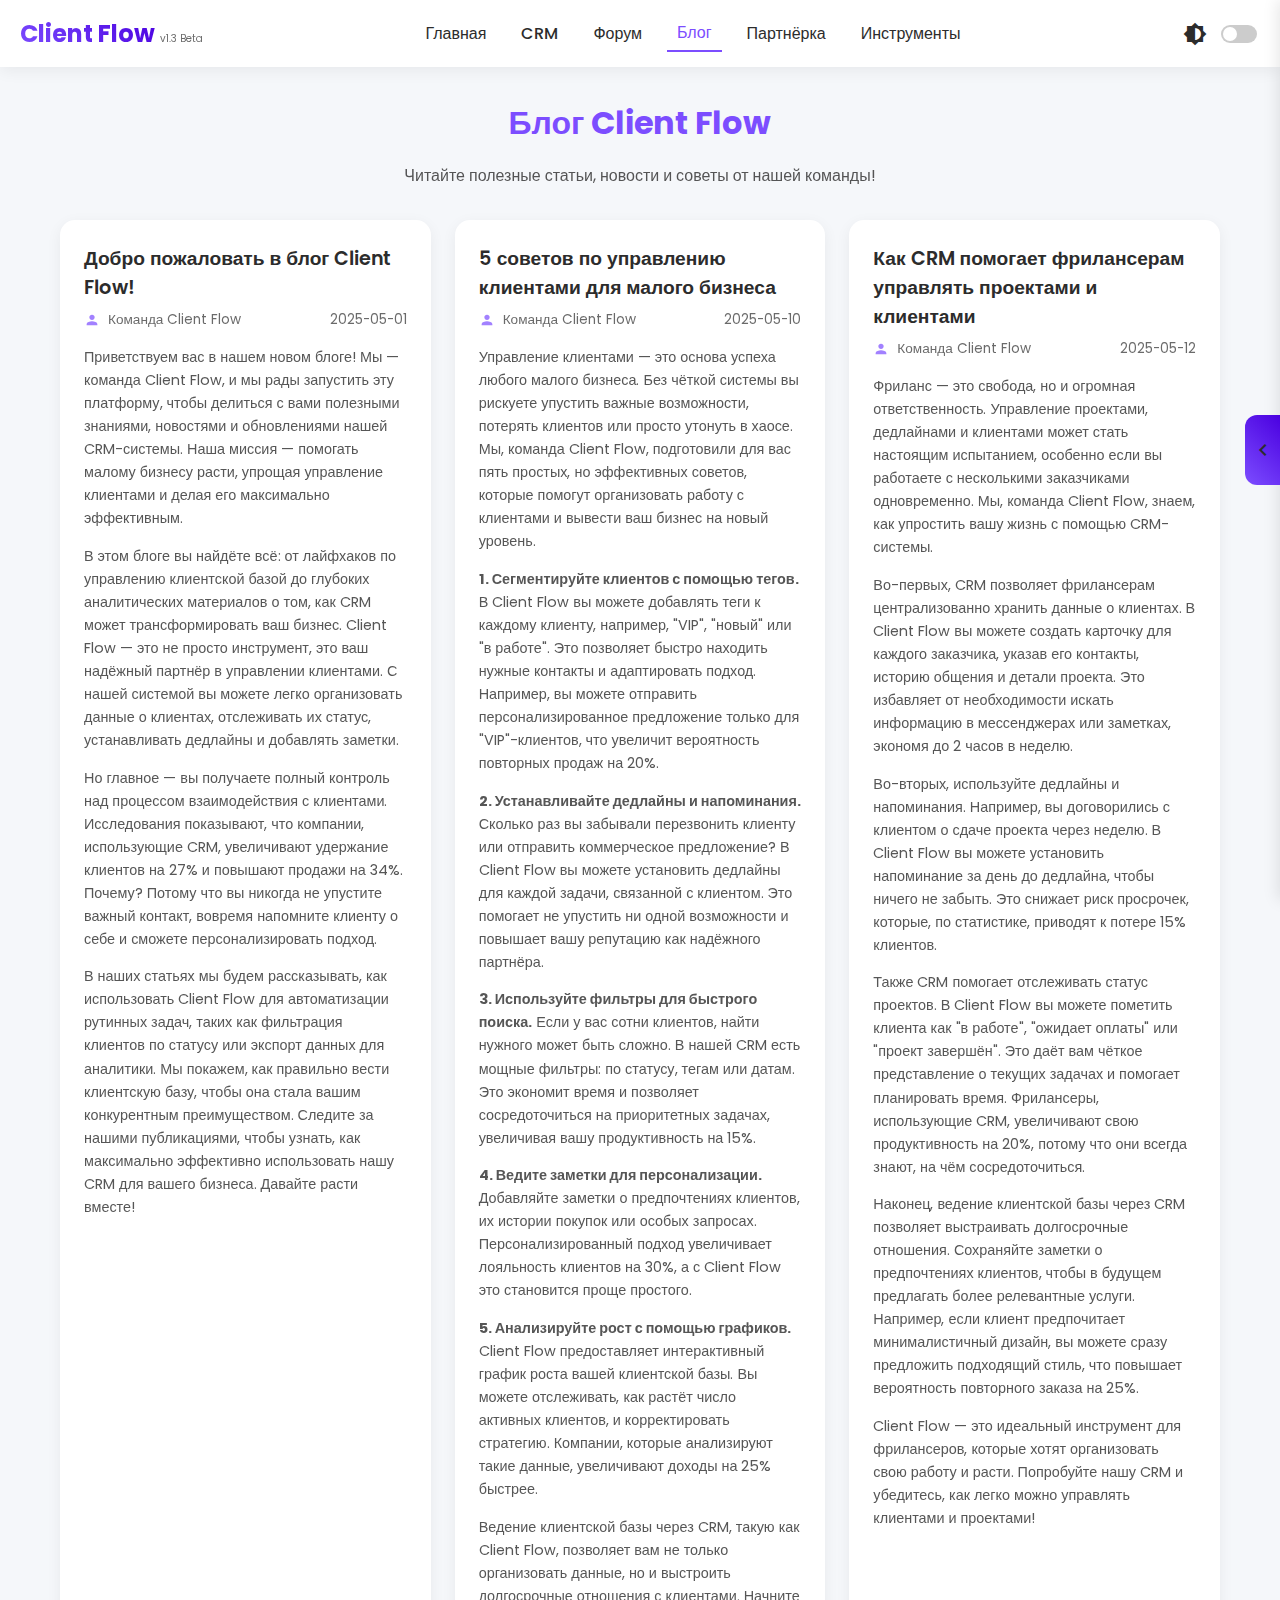
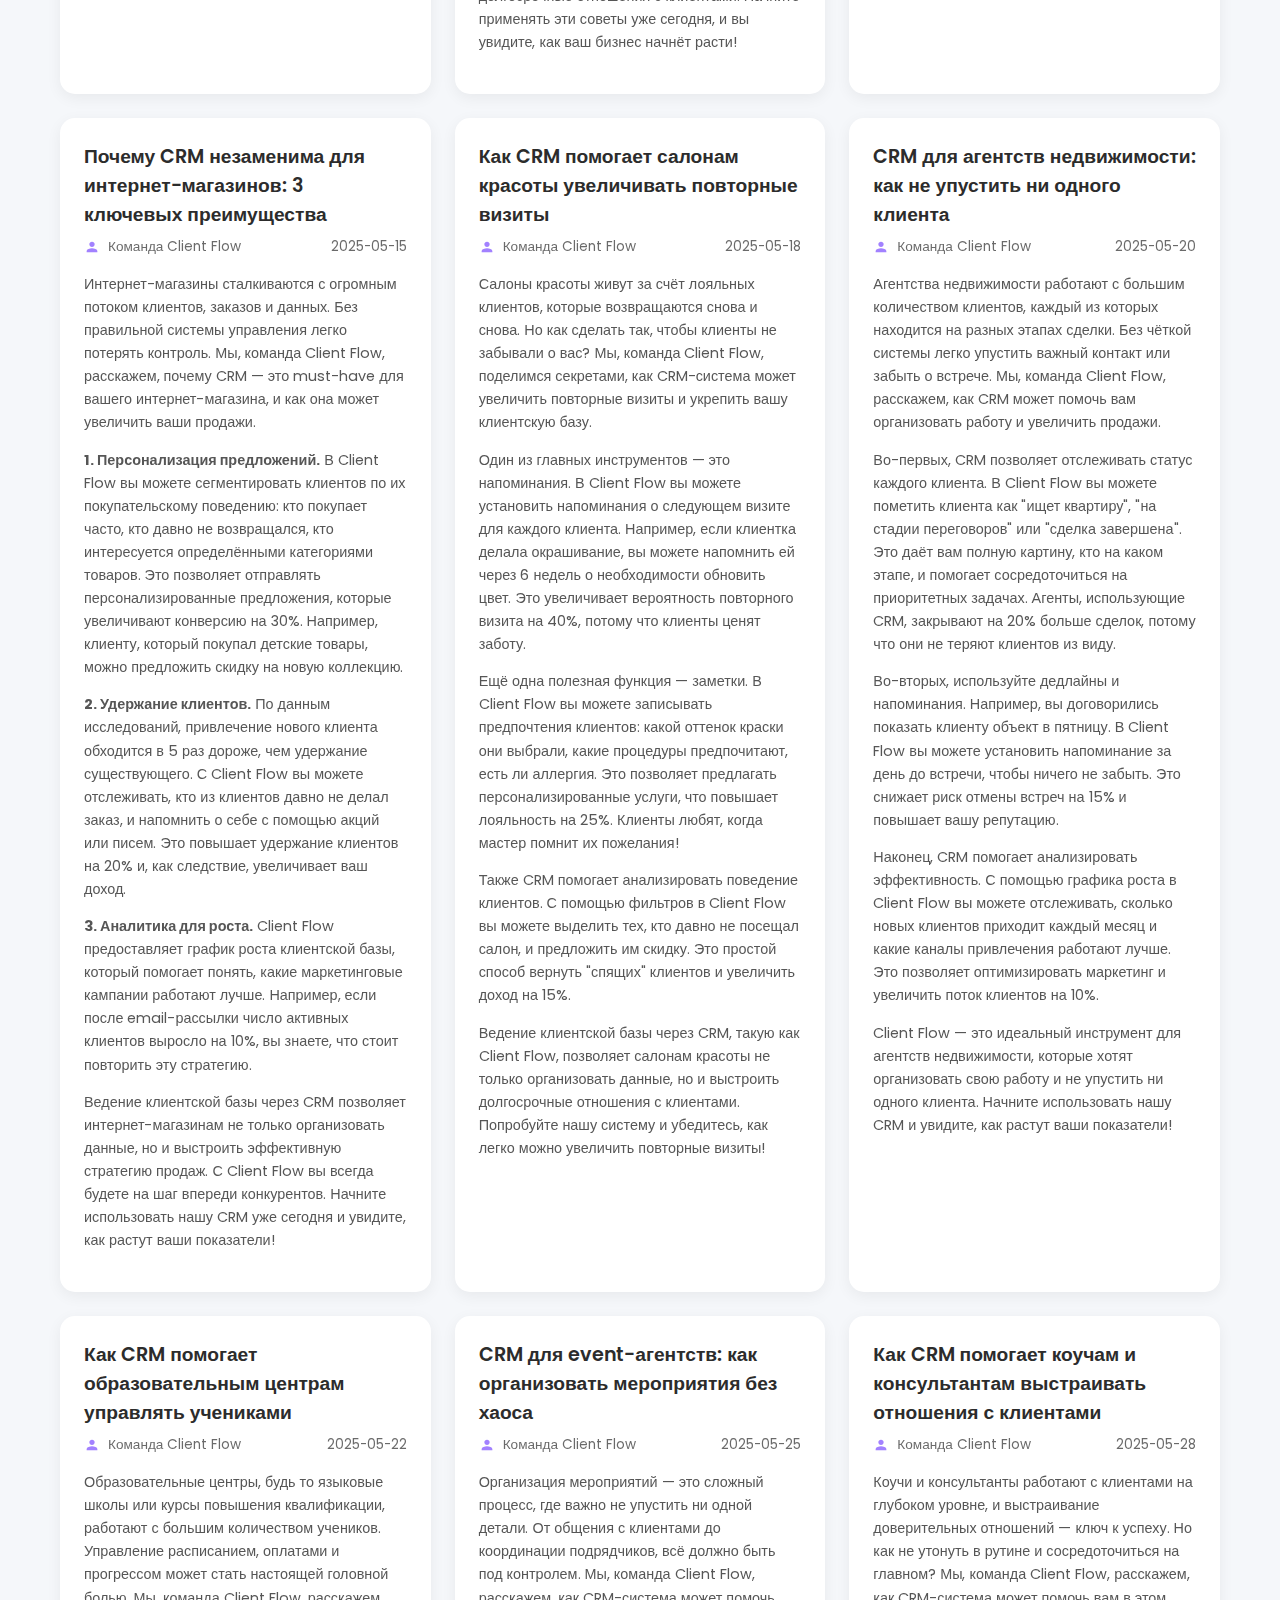
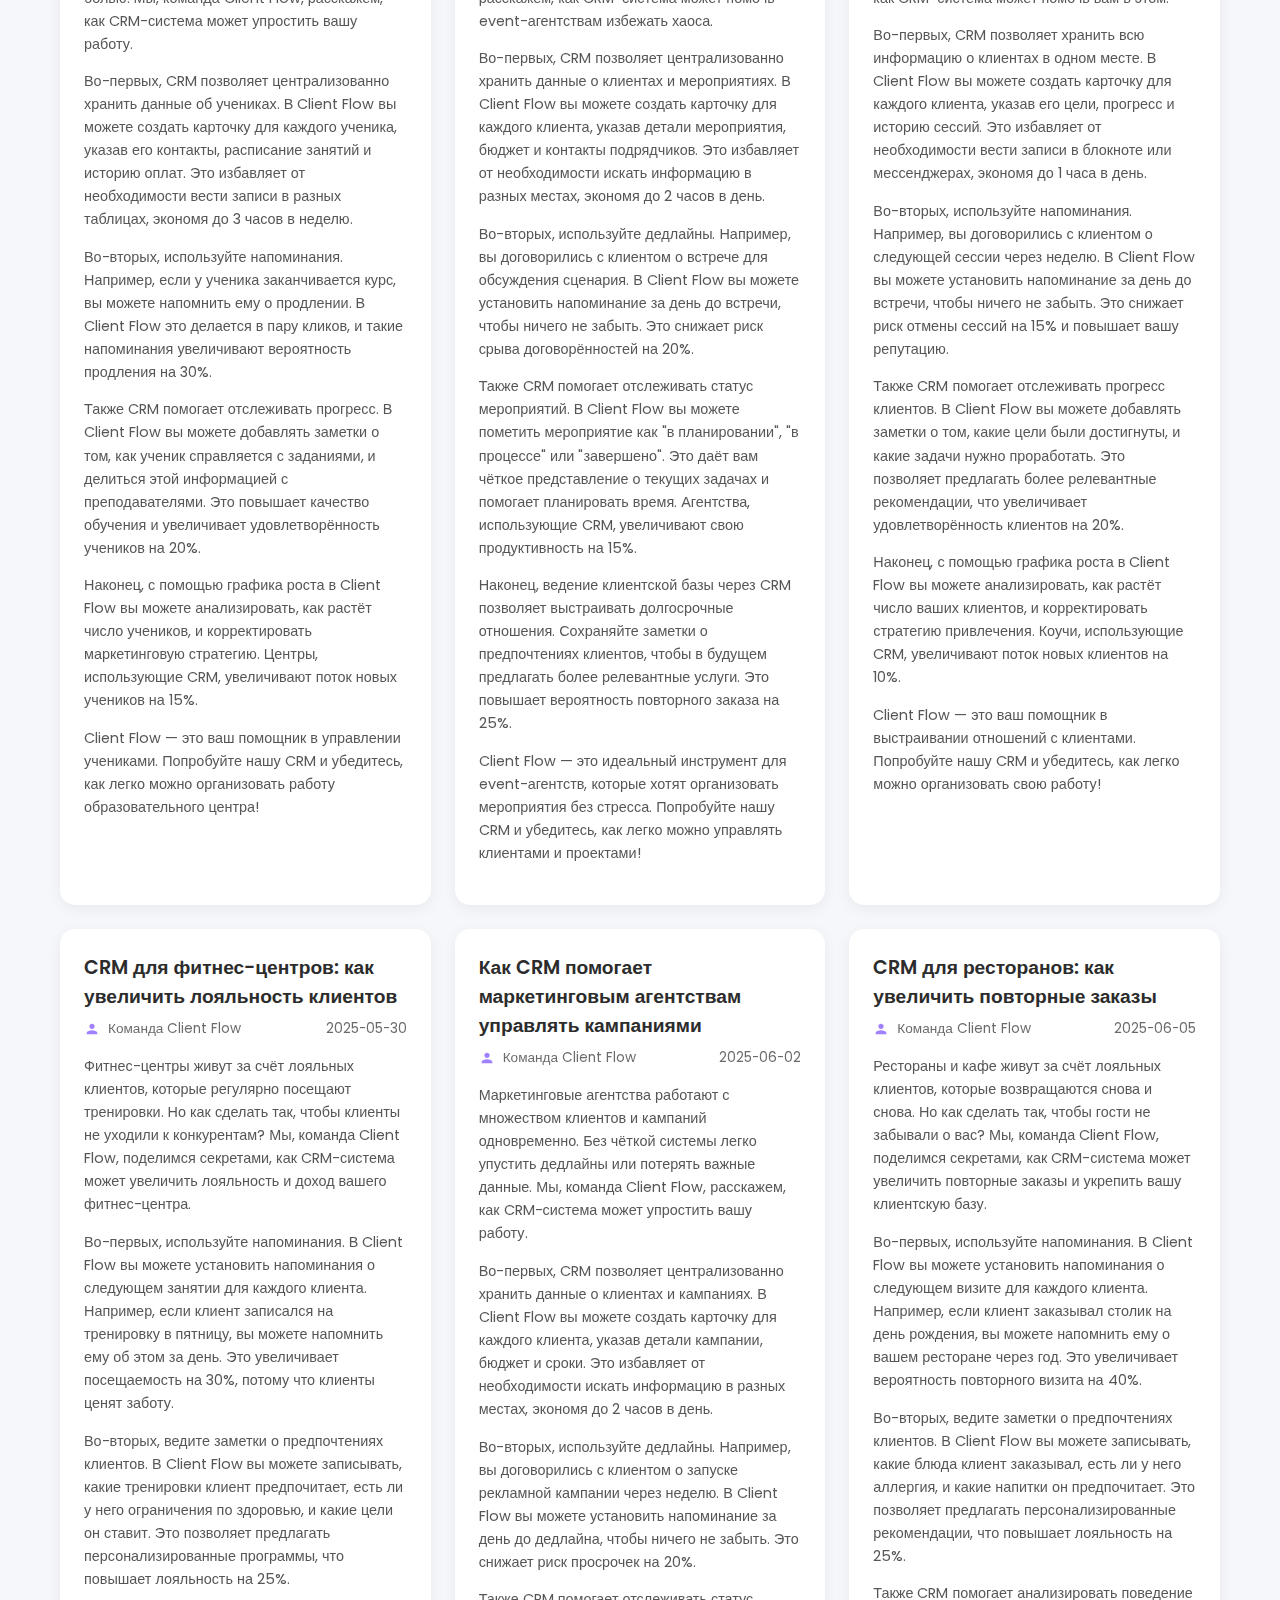
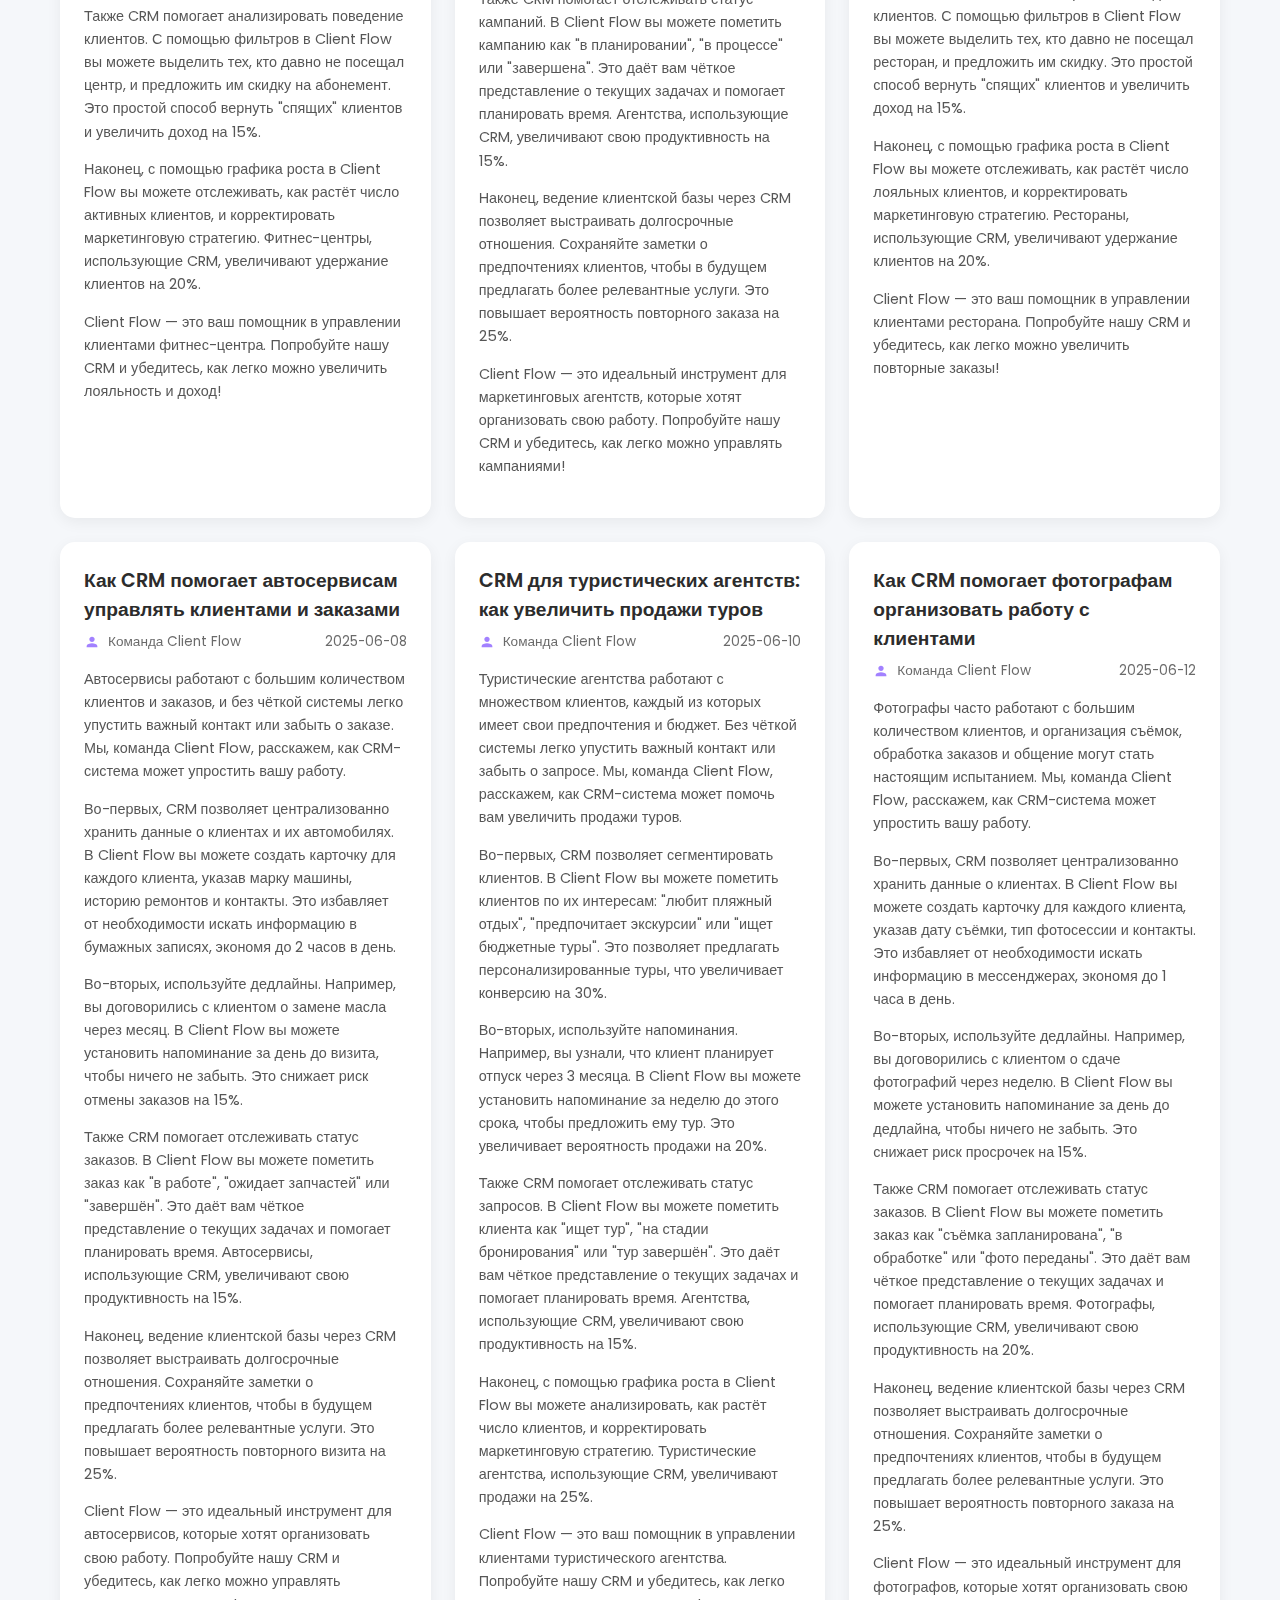
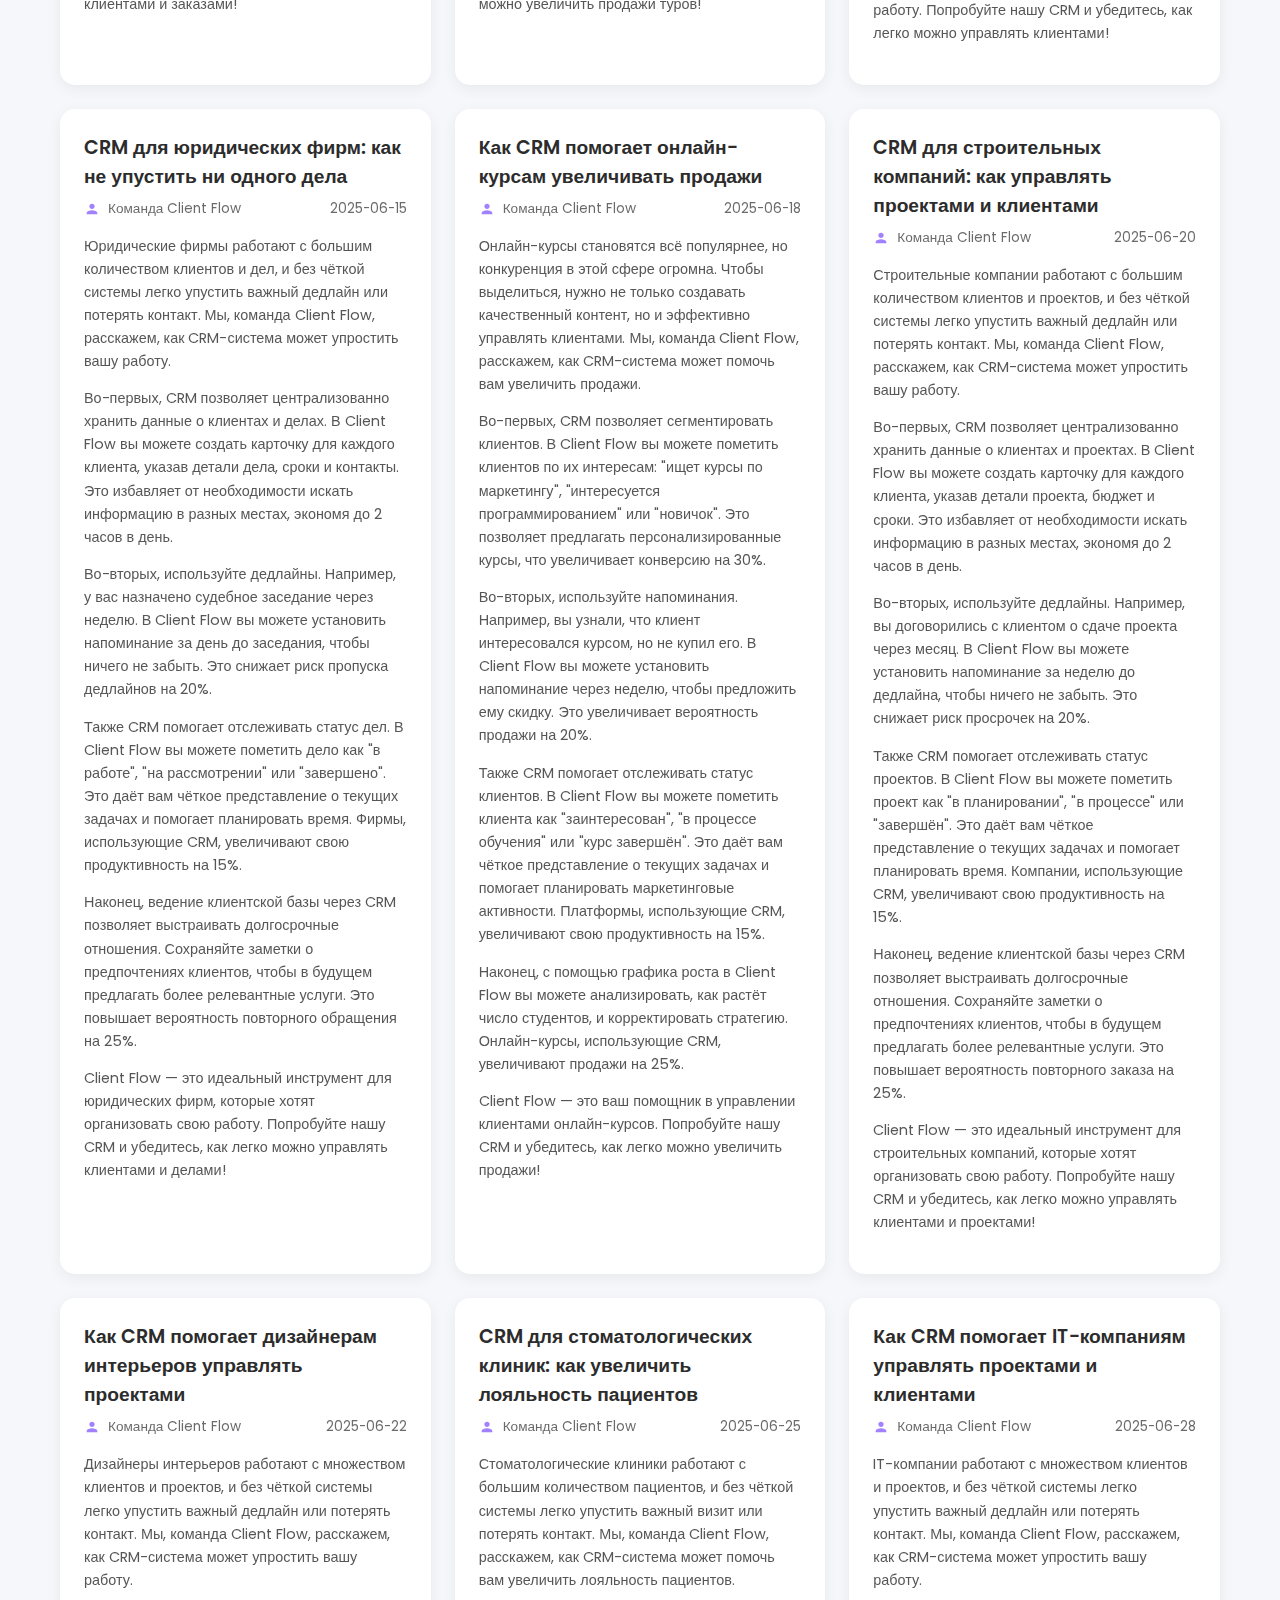
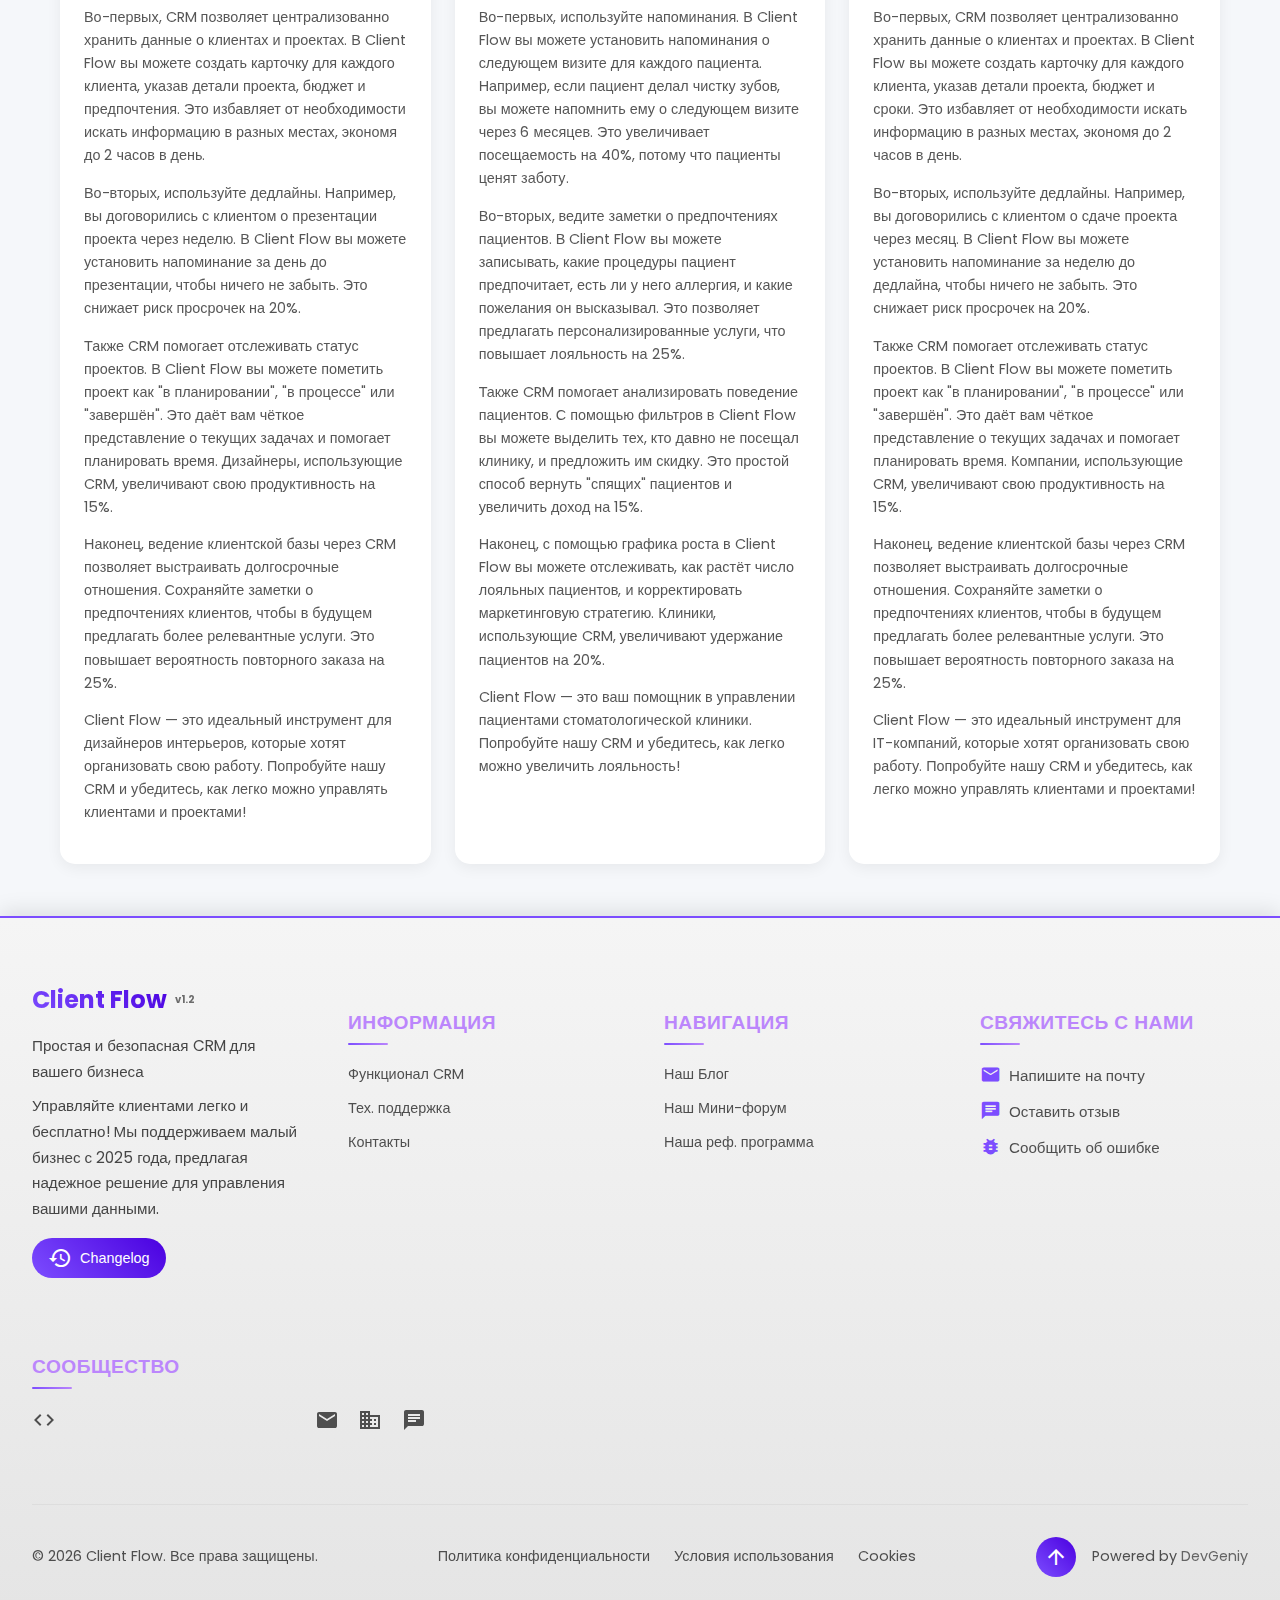
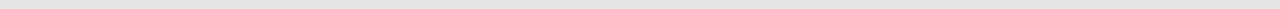
<file: blog.html>
<DOCTYPE html>
<html lang="ru">
<head>
  <meta charset="UTF-8">
  <meta name="viewport" content="width=device-width, initial-scale=1.0">
  <title>Блог Client Flow</title>
  <link rel="icon" type="image/png" href="favicon.png">
  <link rel="stylesheet" href="blog.css">
  <link href="https://fonts.googleapis.com/icon?family=Material+Icons" rel="stylesheet">
  <link href="https://fonts.googleapis.com/css2?family=Poppins:wght@400;500;600;700&display=swap" rel="stylesheet">
</head>
<body class="dark">
  <!-- Хедер -->
  <header>
    <div class="logo">
      <span class="gradient-text">Client Flow</span>
      <span class="version">v1.3 Beta</span>
    </div> 
    
<!-- Добавляем навигационное меню -->
  <nav class="nav-menu">
    <a href="index.html">Главная</a>
    <a href="crm.html">CRM</a>
    <a href="community.html">Форум</a>
    <a href="blog.html" class="active">Блог</a>
    <a href="referral.html">Партнёрка</a>
    <a href="tools.html">Инструменты</a>
  </nav>
  <!-- Бургер-меню для мобильных устройств -->
  <div class="burger-menu">
    <button class="burger-icon" aria-label="Открыть меню">
      <span></span>
      <span></span>
      <span></span>
    </button>
    <div class="burger-menu-content">
        <a href="index.html">Главная</a>
        <a href="crm.html">CRM</a>
        <a href="community.html">Форум</a>
        <a href="blog.html" class="active">Блог</a>
        <a href="referral.html">Партнёрка</a>
        <a href="tools.html">Инструменты</a>
    </div>
  </div>

    <div class="header-actions">
      <div class="theme-toggle">
        <span class="material-icons">brightness_6</span>
        <input type="checkbox" id="theme-switch" aria-label="Переключить тему">
      </div>
    </div>
  </header>

  <!-- Основное содержимое -->
  <main>
    <section class="blog-section">
      <div class="blog-header">
        <h1>Блог Client Flow</h1>
        <p>Читайте полезные статьи, новости и советы от нашей команды!</p>
      </div>

      <!-- Список статей -->
      <div class="blog-grid" id="blog-grid">
        <!-- Статьи будут добавлены динамически через JavaScript -->
      </div>
    </section>
  </main>

<!-- Боковая панель -->
<div class="sidebar" id="sidebar">
  <div class="sidebar-handle">
    <span class="material-icons">chevron_left</span>
  </div>
  <div class="sidebar-content">
    <div class="setting">
      <span><span class="material-icons">palette</span> Тема</span>
      <div class="theme-toggle">
        <input type="checkbox" id="sidebar-theme-switch" aria-label="Переключить тему">
      </div>
    </div>
    <div class="setting about-blog">
      <span><span class="material-icons">info</span> О блоге</span>
      <p>Узнавайте о новых функциях Client Flow, читайте экспертные советы по управлению клиентами и следите за нашими обновлениями!</p>
    </div>
    <div class="setting social-links">
      <span><span class="material-icons">share</span> Мы в соцсетях</span>
      <div class="social-icons">
        <!-- Иконка X -->
        <a href="https://x.com/HotDog850642" target="_blank" title="Client Flow в X">
          <svg class="social-icon x-icon" xmlns="http://www.w3.org/2000/svg" viewBox="0 0 24 24" width="24" height="24">
            <path d="M18.244 2.25h3.308l-7.227 8.26 8.502 11.24H16.17l-5.214-6.817L4.99 21.75H1.68l7.73-8.835L1.254 2.25H8.08l4.713 6.231zm-1.161 17.52h1.833L7.084 4.126H5.117z"/>
          </svg>
        </a>
        <!-- Иконка LinkedIn -->
        <a href="https://linkedin.com/company/client_flow_crm" target="_blank" title="Client Flow в LinkedIn">
          <svg class="social-icon linkedin-icon" xmlns="http://www.w3.org/2000/svg" viewBox="0 0 24 24" width="24" height="24">
            <path d="M20.447 20.452h-3.554v-5.569c0-1.328-.027-3.037-1.852-3.037-1.853 0-2.136 1.445-2.136 2.939v5.667H9.351V9h3.414v1.561h.046c.477-.9 1.637-1.85 3.37-1.85 3.601 0 4.267 2.37 4.267 5.455v6.286zM5.337 7.433c-1.144 0-2.063-.926-2.063-2.065 0-1.138.92-2.063 2.063-2.063 1.14 0 2.064.925 2.064 2.063 0 1.139-.925 2.065-2.064 2.065zm1.782 13.019H3.555V9h3.564v11.452zM22.225 0H1.771C.792 0 0 .774 0 1.729v20.542C0 23.227.792 24 1.771 24h20.451C23.2 24 24 23.227 24 22.271V1.729C24 .774 23.2 0 22.222 0h.003z"/>
          </svg>
        </a>
        <!-- Иконка Telegram -->
        <a href="https://t.me/client_flow_crm" target="_blank" title="Client Flow в Telegram">
          <svg class="social-icon telegram-icon" xmlns="http://www.w3.org/2000/svg" viewBox="0 0 24 24" width="24" height="24">
            <path d="M9.417 15.181l-.397 5.584c.568 0 .814-.244 1.109-.537l2.663-2.545 5.518 4.041c1.012.564 1.725.267 1.998-.931L23.93 3.821l.001-.001c.321-1.496-.541-2.081-1.527-1.714L2.929 8.588c-1.453.324-1.427 1.389-.209 1.989l5.074 1.581 11.78-7.418c.598-.378-.105-.904-.851-.573L7.814 13.5l-3.025-.919z"/>
          </svg>
        </a>
      </div>
    </div>
  </div>
</div>
  
  <!-- Футер -->
  <footer class="footer">
    <div class="footer-top">
      <div class="footer-brand">
        <div class="logo">
          <span class="gradient-text">Client Flow</span>
          <span class="version">v1.2</span>
        </div>
        <p>Простая и безопасная CRM для вашего бизнеса</p>
        <p>Управляйте клиентами легко и бесплатно! Мы поддерживаем малый бизнес с 2025 года, предлагая надежное решение для управления вашими данными.</p>
        <button class="btn gradient-btn changelog-btn" onclick="openModal('changelog-modal')" aria-label="Посмотреть изменения в версии"><span class="material-icons">history</span> Changelog</button>
      </div>

      <div class="footer-links">
        <h4>Информация</h4>
        <ul>
          <li><a href="#" class="features-link" onclick="openModal('features-modal')" aria-label="Перейти к разделу функций">Функционал CRM</a></li>
          <li><a href="#" class="support-link" onclick="openModal('support-modal')" aria-label="Перейти к поддержке">Тех. поддержка</a></li>
          <li><a href="#" class="contact-link" onclick="openModal('contact-modal')" aria-label="Связаться с нами">Контакты</a></li>
        </ul>
      </div>

            <div class="footer-links">
        <h4>Навигация</h4>
        <ul>
          <li><a href="blog.html" class="blog-link" aria-label="Перейти к блогу">Наш Блог</a></li>
          <li><a href="community.html" class="blog-link" aria-label="Перейти к блогу">Наш Мини-форум</a></li>
          <li><a href="referral.html" class="referral-link" aria-label="Перейти к программе Пригласи друга">Наша реф. программа</a></li>
        </ul>
      </div>
      
      <div class="footer-contact">
        <h4>Свяжитесь с нами</h4>
        <p><span class="material-icons">email</span> <a href="mailto:dev_geniy_partner@protonmail.com" aria-label="Отправить email на dev_geniy_partner@protonmail.com">Напишите на почту</a></p>
        <p><span class="material-icons">chat</span> <a href="#" class="feedback-link" onclick="openModal('feedback-modal')" aria-label="Оставить отзыв">Оставить отзыв</a></p>
        <p><span class="material-icons">bug_report</span> <a href="#" class="bug-report-link" onclick="openModal('bug-report-modal')" aria-label="Сообщить об ошибке">Сообщить об ошибке</a></p>
      </div>

      <div class="footer-social">
        <h4>Сообщество</h4>
        <div class="social-icons">
          <a href="https://github.com/dev-geniy/Client-Flow" target="_blank" rel="noopener" aria-label="GitHub"><span class="material-icons">code</span></a>
          <a href="https://x.com/HotDog850642" target="_blank" rel="noopener" aria-label="X"><span class="material-icons">alternate_email</span></a>
          <a href="https://linkedin.com/company/client_flow_crm" target="_blank" rel="noopener" aria-label="LinkedIn"><span class="material-icons">business</span></a>
          <a href="https://t.me/client_flow_crm" target="_blank" rel="noopener" aria-label="Telegram"><span class="material-icons">chat</span></a>
        </div>
      </div>
    </div>

    <div class="footer-bottom">
      <div class="footer-copyright">
        <p>© <span id="current-year"></span> Client Flow. Все права защищены.</p>
      </div>
      <div class="footer-legal">
        <a href="#privacy" class="privacy-link" onclick="openModal('privacy-modal')" aria-label="Политика конфиденциальности">Политика конфиденциальности</a>
        <a href="#terms" class="terms-link" onclick="openModal('terms-modal')" aria-label="Условия использования">Условия использования</a>
        <a href="#cookies" class="cookies-link" onclick="openModal('cookies-modal')" aria-label="Политика использования cookies">Cookies</a>
      </div>
      <div class="footer-extras">
        <button id="back-to-top" class="btn gradient-btn" title="Вернуться наверх" aria-label="Вернуться наверх">
          <span class="material-icons">arrow_upward</span>
        </button>
        <p class="powered-by">Powered by <a href="https://x.com/HotDog850642" target="_blank" rel="noopener" aria-label="DevGeniy">DevGeniy</a></p>
      </div>
    </div>
  </footer>

  <!-- Модальные окна для футера -->
  <!-- Changelog Modal -->
  <div class="modal" id="changelog-modal" role="dialog" aria-modal="true" aria-labelledby="changelog-title">
    <div class="modal-content glass" tabindex="0">
      <span class="close material-icons" title="Закрыть" aria-label="Закрыть модальное окно">close</span>
      <h2 id="changelog-title">Changelog</h2>
      <p>Мы постоянно работаем над улучшением Client Flow, добавляя новые функции и исправляя ошибки. Здесь вы можете узнать, что нового в каждой версии приложения.</p>
      <h3>Версия 1.3 Beta (Май 2025)</h3>
      <ul>
        <li><strong>Запуск блога:</strong> Форум заменён на корпоративный блог! Теперь вы можете читать статьи, новости и советы от команды Client Flow. Статьи добавляются только владельцем сайта для обеспечения качества контента.</li>
      </ul>
      <h3>Версия 1.2 Beta (Апрель 2025)</h3>
      <ul>
        <li><strong>Форум для пользователей:</strong> Запустили форум для нашей платформы! Теперь он доступен всем пользователям, и каждый может задать свой вопрос, поделиться идеями или получить поддержку.</li>
      </ul>
      <h3>Версия 1.1 Beta (Март 2025)</h3>
      <ul>
        <li><strong>Массовая обработка:</strong> Теперь вы можете выбирать несколько клиентов и удалять их одним действием — это экономит время, если у вас много устаревших записей.</li>
        <li><strong>Улучшенный футер:</strong> Добавили интерактивные элементы, такие как формы обратной связи, подробные модальные окна и ссылки на сообщества.</li>
        <li><strong>Производительность:</strong> Оптимизировали фильтрацию клиентов, чтобы она работала быстрее, даже если у вас тысячи записей.</li>
        <li><strong>Дизайн:</strong> Обновили визуальный стиль приложения, добавили больше анимаций и улучшили поддержку светлой и тёмной тем.</li>
      </ul>
      <h3>Версия 1.0 Beta (Январь 2025)</h3>
      <ul>
        <li><strong>Запуск Client Flow:</strong> Первая версия приложения с базовой функциональностью управления клиентами.</li>
        <li><strong>Основные функции:</strong> Добавление, редактирование и удаление клиентов, а также возможность добавлять заметки, теги и дедлайны.</li>
        <li><strong>Экспорт/импорт:</strong> Реализовали возможность экспорта данных в CSV и импорта из CSV для удобного переноса данных.</li>
        <li><strong>График роста:</strong> Добавили интерактивный график, чтобы вы могли отслеживать рост вашей клиентской базы.</li>
      </ul>
      <p>Следите за обновлениями в нашем <a href="https://t.me/client_flow_crm" target="_blank" rel="noopener">Telegram-канале</a> или на <a href="https://x.com/HotDog850642" target="_blank" rel="noopener">X</a>!</p>
    </div>
  </div>

  <!-- Features Modal -->
  <div class="modal" id="features-modal" role="dialog" aria-modal="true" aria-labelledby="features-title">
    <div class="modal-content glass" tabindex="0">
      <span class="close material-icons" title="Закрыть" aria-label="Закрыть модальное окно">close</span>
      <h2 id="features-title">Функции Client Flow</h2>
      <p>Client Flow создан, чтобы упростить управление клиентами для малого бизнеса. Вот что мы предлагаем:</p>
      <ul class="features-list">
        <li><strong>Управление клиентами:</strong> Создавайте карточки клиентов с полной информацией, включая имена, компании, контакты и статус.</li>
        <li><strong>Заметки и теги:</strong> Добавляйте заметки для каждого клиента и используйте теги для быстрой организации.</li>
        <li><strong>Фильтрация:</strong> Быстро находите нужных клиентов по статусу (активные, приоритетные, избранные), тегам или датам.</li>
        <li><strong>Дедлайны:</strong> Устанавливайте дедлайны для задач и получайте напоминания о важных событиях.</li>
        <li><strong>Экспорт и импорт:</strong> Сохраняйте данные в CSV для резервного копирования или переносите их в другие системы.</li>
        <li><strong>График роста:</strong> Отслеживайте рост вашей клиентской базы с помощью интерактивного графика.</li>
        <li><strong>Персонализация:</strong> Выбирайте между светлой и тёмной темой, включайте или отключайте анимации.</li>
        <li><strong>Массовая обработка:</strong> Выбирайте несколько клиентов и удаляйте их одним действием.</li>
        <li><strong>Безопасность:</strong> Все данные хранятся локально на вашем устройстве, что делает Client Flow одним из самых безопасных решений для малого бизнеса.</li>
      </ul>
    </div>
  </div>

  <!-- Support Modal -->
  <div class="modal" id="support-modal" role="dialog" aria-modal="true" aria-labelledby="support-title">
    <div class="modal-content glass" tabindex="0">
      <span class="close material-icons" title="Закрыть" aria-label="Закрыть модальное окно">close</span>
      <h2 id="support-title">Поддержка</h2>
      <p>Мы здесь, чтобы помочь вам на каждом этапе использования Client Flow! Если у вас есть вопросы, проблемы или предложения, свяжитесь с нами любым удобным способом.</p>
      <p><strong>Email:</strong> Напишите нам на <a href="mailto:dev_geniy_partner@protonmail.com">dev_geniy_partner@protonmail.com</a>, и мы ответим в течение 24 часов.</p>
      <p><strong>Telegram:</strong> Присоединяйтесь к нашему сообществу в Telegram: <a href="https://t.me/client_flow_crm" target="_blank" rel="noopener">t.me/client_flow_crm</a>. Здесь вы можете получить быструю помощь и обсудить приложение с другими пользователями.</p>
      <p><strong>GitHub:</strong> Если вы столкнулись с технической проблемой, вы можете сообщить о ней через GitHub: <a href="https://github.com/dev-geniy/Client-Flow/issues" target="_blank" rel="noopener">GitHub Issues</a>.</p>
      <p><strong>Часто задаваемые вопросы (FAQ):</strong> Скоро мы добавим раздел FAQ на нашем сайте, чтобы вы могли быстро найти ответы на популярные вопросы.</p>
      <p>Мы ценим каждого пользователя и стремимся сделать Client Flow максимально удобным и полезным для вас!</p>
    </div>
  </div>

  <!-- Contact Modal -->
  <div class="modal" id="contact-modal" role="dialog" aria-modal="true" aria-labelledby="contact-title">
    <div class="modal-content glass" tabindex="0">
      <span class="close material-icons" title="Закрыть" aria-label="Закрыть модальное окно">close</span>
      <h2 id="contact-title">Контакты</h2>
      <p>Мы всегда рады услышать вас! Свяжитесь с нами, чтобы задать вопрос, сообщить об ошибке или просто поделиться своими впечатлениями о Client Flow.</p>
      <p><strong>Email:</strong> <a href="mailto:dev_geniy_partner@protonmail.com">dev_geniy_partner@protonmail.com</a> — пишите нам по любым вопросам, и мы ответим в кратчайшие сроки.</p>
      <p><strong>GitHub:</strong> Следите за развитием проекта и участвуйте в его улучшении: <a href="https://github.com/dev-geniy/Client-Flow" target="_blank" rel="noopener">github.com/dev-geniy/Client-Flow</a>.</p>
      <p><strong>X:</strong> Подписывайтесь на нас в X, чтобы быть в курсе новостей и обновлений: <a href="https://x.com/HotDog850642" target="_blank" rel="noopener">@HotDog850642</a>.</p>
      <p><strong>LinkedIn:</strong> Мы также присутствуем на LinkedIn, где делимся полезными советами для малого бизнеса: <a href="https://linkedin.com/company/client_flow_crm" target="_blank" rel="noopener">linkedin.com/company/client_flow_crm</a>.</p>
      <p><strong>Telegram:</strong> Присоединяйтесь к нашему Telegram-каналу для общения и оперативной поддержки: <a href="https://t.me/client_flow_crm" target="_blank" rel="noopener">t.me/client_flow_crm</a>.</p>
      <p>Мы открыты к сотрудничеству и всегда готовы выслушать ваши идеи!</p>
    </div>
  </div>

  <!-- Оставить отзыв -->
  <div class="modal" id="feedback-modal" role="dialog" aria-modal="true" aria-labelledby="feedback-title">
    <div class="modal-content glass" tabindex="0">
      <span class="close material-icons" title="Закрыть" aria-label="Закрыть модальное окно">close</span>
      <h2 id="feedback-title">Оставить отзыв</h2>
      <form id="feedback-form">
        <textarea id="feedback-text" placeholder="Ваш отзыв..." aria-label="Введите ваш отзыв" required></textarea>
        <div class="actions">
          <button type="submit" class="btn gradient-btn" title="Отправить отзыв" aria-label="Отправить отзыв">Отправить</button>
        </div>
      </form>
    </div>
  </div>

  <!-- Сообщить об ошибке -->
  <div class="modal" id="bug-report-modal" role="dialog" aria-modal="true" aria-labelledby="bug-report-title">
    <div class="modal-content glass" tabindex="0">
      <span class="close material-icons" title="Закрыть" aria-label="Закрыть модальное окно">close</span>
      <h2 id="bug-report-title">Сообщить об ошибке</h2>
      <form id="bug-report-form">
        <textarea id="bug-report-text" placeholder="Опишите проблему..." aria-label="Опишите проблему" required></textarea>
        <div class="actions">
          <button type="submit" class="btn gradient-btn" title="Отправить сообщение об ошибке" aria-label="Отправить сообщение об ошибке">Отправить</button>
        </div>
      </form>
    </div>
  </div>

  <!-- Privacy Modal -->
  <div class="modal" id="privacy-modal" role="dialog" aria-modal="true" aria-labelledby="privacy-title">
    <div class="modal-content glass" tabindex="0">
      <span class="close material-icons" title="Закрыть" aria-label="Закрыть модальное окно">close</span>
      <h2 id="privacy-title">Политика конфиденциальности</h2>
      <p>В Client Flow мы понимаем, насколько важна для вас безопасность ваших данных, и делаем всё возможное, чтобы обеспечить максимальную защиту вашей конфиденциальности.</p>
      <p><strong>Ваши данные — только ваши.</strong> Client Flow разработан так, чтобы все данные о клиентах, которые вы вводите, хранились исключительно на вашем устройстве. Благодаря отсутствию серверной логики и облачного хранения, ваши данные не передаются третьим лицам, не отправляются на удалённые серверы и не хранятся где-либо, кроме вашего браузера. Это означает, что вероятность потери, утечки или кражи данных практически равна нулю. Мы используем локальное хранилище (LocalStorage) для сохранения ваших данных, что делает Client Flow одним из самых безопасных решений для управления клиентами.</p>
      <p><strong>Почему это безопасно?</strong> Отсутствие серверной инфраструктуры исключает риск взлома или несанкционированного доступа. Даже мы, создатели Client Flow, не имеем доступа к вашим данным, потому что они физически находятся только на вашем устройстве. Это делает наше приложение идеальным выбором для малого бизнеса, который ценит конфиденциальность и хочет избежать сложных решений с облачным хранением.</p>
      <p><strong>Аналитика.</strong> Мы используем Google Tag Manager для сбора анонимной аналитики (например, количество посещений или кликов), чтобы улучшать приложение. Эти данные не содержат персональной информации и используются исключительно для анализа поведения пользователей в общем виде.</p>
      <p><strong>Ваши права.</strong> Вы полностью контролируете свои данные. Вы можете экспортировать их в CSV в любой момент или удалить, очистив данные браузера. Мы не собираем никаких дополнительных данных, кроме тех, которые вы сами вводите в приложение.</p>
    <p>Если у вас есть вопросы о том, как мы защищаем вашу конфиденциальность, пожалуйста, свяжитесь с нами по адресу <a href="mailto:dev_geniy_partner@protonmail.com">dev_geniy_partner@protonmail.com</a>. Мы всегда готовы объяснить всё в деталях!</p>
    </div>
  </div>

  <!-- Terms Modal -->
  <div class="modal" id="terms-modal" role="dialog" aria-modal="true" aria-labelledby="terms-title">
    <div class="modal-content glass" tabindex="0">
      <span class="close material-icons" title="Закрыть" aria-label="Закрыть модальное окно">close</span>
      <h2 id="terms-title">Условия использования</h2>
      <p>Добро пожаловать в Client Flow! Используя наше приложение, вы соглашаетесь с приведёнными ниже условиями. Мы постарались сделать их максимально понятными и прозрачными.</p>
      <p><strong>1. Общие положения.</strong> Client Flow — это бесплатное веб-приложение, созданное для упрощения управления клиентами. Мы предоставляем его "как есть", что означает, что вы используете приложение на свой страх и риск. Мы не несем ответственности за возможные ошибки или потерю данных, хотя делаем всё возможное, чтобы приложение работало стабильно.</p>
      <p><strong>2. Хранение данных.</strong> Все данные, которые вы вводите в Client Flow, хранятся локально на вашем устройстве. Мы рекомендуем регулярно экспортировать ваши данные в CSV (эта функция доступна в настройках), чтобы избежать потери информации в случае очистки браузера или сбоя устройства.</p>
      <p><strong>3. Ответственность пользователя.</strong> Вы обязуетесь использовать Client Flow только в законных целях. Запрещается использовать приложение для хранения или обработки данных, которые нарушают законы вашей страны, включая, но не ограничиваясь, конфиденциальной информацией, полученной без согласия.</p>
      <p><strong>4. Обновления и поддержка.</strong> Мы регулярно обновляем Client Flow, чтобы сделать его лучше. Однако мы не гарантируем, что обновления будут совместимы со всеми браузерами или устройствами. Если у вас возникнут проблемы, пожалуйста, свяжитесь с нами через раздел "Поддержка".</p>
      <p><strong>5. Ограничение ответственности.</strong> Client Flow не несёт ответственности за любые убытки, связанные с использованием приложения, включая потерю данных, упущенную выгоду или другие косвенные убытки. Мы также не несем ответственности за сбои, вызванные вашим устройством, браузером или интернет-соединением.</p>
      <p><strong>6. Изменения условий.</strong> Мы можем обновлять эти условия в будущем. Все изменения будут опубликованы здесь, и мы уведомим вас через наш Telegram-канал или X.</p>
      <p>Если у вас есть вопросы по условиям использования, напишите нам на <a href="mailto:dev_geniy_partner@protonmail.com">dev_geniy_partner@protonmail.com</a>. Мы будем рады помочь!</p>
    </div>
  </div>

  <!-- Cookies Modal -->
  <div class="modal" id="cookies-modal" role="dialog" aria-modal="true" aria-labelledby="cookies-title">
    <div class="modal-content glass" tabindex="0">
      <span class="close material-icons" title="Закрыть" aria-label="Закрыть модальное окно">close</span>
      <h2 id="cookies-title">Политика использования Cookies</h2>
      <p>Client Flow стремится быть максимально прозрачным в вопросах использования данных. Здесь мы объясняем, как и почему мы используем cookies.</p>
      <p><strong>Что такое cookies?</strong> Cookies — это небольшие файлы, которые сохраняются в вашем браузере для улучшения работы веб-приложений. Они помогают запоминать ваши настройки и собирать анонимную аналитику.</p>
      <p><strong>Как мы используем cookies?</strong> В Client Flow cookies используются для двух целей:</p>
      <ul>
        <li><strong>Функциональность:</strong> Мы сохраняем ваши настройки (например, выбор темы — светлая или тёмная) в LocalStorage, чтобы вам не приходилось настраивать приложение каждый раз заново.</li>
        <li><strong>Аналитика:</strong> Мы используем Google Tag Manager для сбора анонимной статистики (например, сколько пользователей открыли приложение или сколько раз была нажата кнопка "Экспорт"). Эти данные помогают нам улучшать Client Flow, но не содержат персональной информации.</li>
      </ul>
      <p><strong>Контроль над cookies.</strong> Вы можете отключить cookies в настройках вашего браузера. Однако это может повлиять на функциональность приложения, например, ваши настройки темы перестанут сохраняться. Если вы хотите полностью отказаться от аналитики, вы можете использовать режим "Не отслеживать" (Do Not Track) в браузере или установить блокировщики аналитики, такие как uBlock Origin.</p>
      <p><strong>Безопасность.</strong> Cookies, которые мы используем, не содержат персональных данных и не могут быть использованы для идентификации вас как пользователя. Ваши данные о клиентах хранятся отдельно в LocalStorage и не связаны с cookies.</p>
      <p>Если у вас есть вопросы о нашей политике использования cookies, свяжитесь с нами по адресу <a href="mailto:dev_geniy_partner@protonmail.com">dev_geniy_partner@protonmail.com</a>.</p>
    </div>
  </div>

  <script src="blog.js"></script>
</body>
</html>
</file>
<file: blog.css>
/* Переменные */
:root {
  --primary: #7c4dff;
  --primary-dark: #4a00e0;
  --bg: #f5f7fa;
  --card-bg: #ffffff;
  --text: #2c2c2c;
  --glass-bg: rgba(255, 255, 255, 0.9);
  --shadow: 0 4px 15px rgba(0, 0, 0, 0.06);
  --priority-color: #ff5252;
  --active-color: #00c853;
  --inactive-color: #757575;
}

body.dark {
  --primary: #bb86fc;
  --primary-dark: #7c4dff;
  --bg: #1e1e1e;
  --card-bg: #2a2a2a;
  --text: #e0e0e0;
  --glass-bg: rgba(40, 40, 40, 0.9);
  --shadow: 0 4px 15px rgba(0, 0, 0, 0.15);
}

/* Базовые стили */
body {
  margin: 0;
  font-family: 'Poppins', sans-serif;
  background: var(--bg);
  color: var(--text);
  overflow-x: hidden;
  transition: all 0.3s ease;
}

body::-webkit-scrollbar {
  display: none;
}

/* Хедер */
header {
  display: flex;
  align-items: center;
  justify-content: space-between;
  padding: 15px 20px;
  background: var(--card-bg);
  box-shadow: var(--shadow);
  flex-wrap: nowrap;
  gap: 10px;
  position: relative;
}

.logo {
  display: flex;
  align-items: baseline;
  gap: 5px;
  flex-shrink: 0;
}

.gradient-text {
  font-size: 24px;
  font-weight: 700;
  background: linear-gradient(45deg, var(--primary), var(--primary-dark));
  -webkit-background-clip: text;
  color: transparent;
}

.version {
  font-size: 10px;
  opacity: 0.7;
}

.header-actions {
  display: flex;
  gap: 10px;
  flex-shrink: 0;
}

/* Кнопки */
.btn {
  padding: 8px 16px;
  border-radius: 20px;
  border: none;
  background: var(--card-bg);
  cursor: pointer;
  display: flex;
  align-items: center;
  gap: 5px;
  font-size: 14px;
  transition: all 0.3s ease;
  position: relative;
}

.btn:hover {
  transform: translateY(-1px);
  box-shadow: var(--shadow);
}

.gradient-btn {
  background: linear-gradient(45deg, var(--primary), var(--primary-dark));
  color: #fff;
}

/* Тултипы */
button[title]:hover::after {
  content: attr(title);
  position: absolute;
  bottom: 100%;
  left: 50%;
  transform: translateX(-50%);
  background: var(--primary);
  color: #fff;
  padding: 4px 8px;
  border-radius: 4px;
  font-size: 12px;
  white-space: nowrap;
  z-index: 10;
  margin-bottom: 5px;
}

/* Переключатель темы */
.theme-toggle {
  display: flex;
  align-items: center;
  gap: 10px;
}

.theme-toggle input {
  appearance: none;
  width: 36px;
  height: 18px;
  background: #ccc;
  border-radius: 18px;
  position: relative;
  cursor: pointer;
}

.theme-toggle input::before {
  content: '';
  position: absolute;
  width: 14px;
  height: 14px;
  background: #fff;
  border-radius: 50%;
  top: 2px;
  left: 2px;
  transition: transform 0.3s;
}

.theme-toggle input:checked {
  background: var(--primary);
}

.theme-toggle input:checked::before {
  transform: translateX(18px);
}

/* Blog Section */
.blog-section {
  max-width: 1200px;
  margin: 2rem auto;
  padding: 0 1rem;
}

.blog-header {
  text-align: center;
  margin-bottom: 2rem;
}

.blog-header h1 {
  font-size: 2rem;
  margin-bottom: 0.5rem;
  color: var(--primary);
}

.blog-header p {
  font-size: 1rem;
  opacity: 0.8;
  margin-bottom: 1.5rem;
}

/* Сетка статей */
.blog-grid {
  display: grid;
  grid-template-columns: repeat(auto-fit, minmax(300px, 1fr));
  gap: 1.5rem;
  padding: 0 20px 20px;
}

.blog-card {
  background: var(--card-bg);
  border-radius: 15px;
  padding: 1.5rem;
  box-shadow: var(--shadow);
  transition: transform 0.3s ease, box-shadow 0.3s ease;
  position: relative;
}

.blog-card:hover {
  transform: translateY(-5px);
  box-shadow: 0 8px 25px rgba(0, 0, 0, 0.1);
}

.blog-card h3 {
  margin: 0 0 0.5rem;
  font-size: 1.2rem;
  font-weight: 600;
  color: var(--text);
}

.blog-meta {
  display: flex;
  justify-content: space-between;
  align-items: center;
  font-size: 0.85rem;
  opacity: 0.7;
  margin-bottom: 1rem;
}

.blog-meta .author {
  display: flex;
  align-items: center;
  gap: 0.5rem;
}

.blog-meta .author .material-icons {
  font-size: 1rem;
  color: var(--primary);
}

.blog-content {
  font-size: 0.9rem;
  opacity: 0.8;
  margin-bottom: 1rem;
  line-height: 1.6;
}

/* Боковая панель */
.sidebar {
  position: fixed;
  right: -280px;
  top: 0;
  width: 280px;
  height: 100%;
  background: var(--glass-bg);
  backdrop-filter: blur(10px);
  box-shadow: -2px 0 15px rgba(0, 0, 0, 0.1);
  transition: right 0.3s ease;
  z-index: 1000;
}

.sidebar.open {
  right: 0;
}

.sidebar-handle {
  position: absolute;
  left: -35px;
  top: 50%;
  transform: translateY(-50%);
  width: 35px;
  height: 70px;
  background: linear-gradient(45deg, var(--primary), var(--primary-dark));
  border-radius: 12px 0 0 12px;
  display: flex;
  align-items: center;
  justify-content: center;
  cursor: pointer;
  transition: opacity 0.3s ease;
}

.sidebar.open .sidebar-handle {
  opacity: 0;
  pointer-events: none;
}

.sidebar-content {
  padding: 20px;
  display: flex;
  flex-direction: column;
  gap: 20px;
}

.setting {
  display: flex;
  justify-content: space-between;
  align-items: center;
  font-size: 14px;
}

.setting span {
  display: flex;
  align-items: center;
  gap: 6px;
}

.setting p {
  font-size: 13px;
  opacity: 0.8;
  margin: 0;
}

/* Изменение для .social-links */
.social-links {
  flex-direction: column; /* Меняем направление на вертикальное */
  align-items: flex-start; /* Выравниваем элементы по левому краю */
  gap: 10px; /* Добавляем отступ между текстом и иконками */
}

.social-links .social-icons {
  display: flex;
  gap: 15px;
  margin-top: 0; /* Убираем margin-top, так как теперь используется gap */
}

.social-links .social-icons a {
  display: inline-flex;
  align-items: center;
  justify-content: center;
  transition: transform 0.3s ease;
}

.social-links .social-icons .social-icon {
  width: 24px;
  height: 24px;
  fill: var(--text);
  transition: fill 0.3s ease, transform 0.3s ease;
}

.social-links .social-icons a:hover .social-icon {
  fill: var(--primary);
  transform: scale(1.2);
}

/* Изменение стилей для "О блоге" */
.about-blog {
  display: flex;
  flex-direction: column;
  gap: 10px;
  align-items: flex-start;
}

/* Модальное окно */
.modal {
  display: none;
  position: fixed;
  top: 0;
  left: 0;
  width: 100%;
  height: 100%;
  background: rgba(0, 0, 0, 0.8);
  align-items: center;
  justify-content: center;
  z-index: 2000;
}

.modal-content {
  width: 90%;
  max-width: 500px;
  max-height: 90vh;
  padding: 20px;
  border-radius: 20px;
  background: var(--glass-bg);
  backdrop-filter: blur(12px);
  box-shadow: var(--shadow);
  overflow-y: auto;
  -ms-overflow-style: none;
  scrollbar-width: none;
}

.modal-content::-webkit-scrollbar {
  display: none;
}

.modal-content h2 {
  font-size: 1.5rem;
  color: var(--primary);
  margin-bottom: 1rem;
}

.modal-content h3 {
  font-size: 1.2rem;
  margin: 1rem 0 0.5rem;
  color: var(--text);
}

.modal-content p {
  font-size: 0.95rem;
  opacity: 0.9;
  line-height: 1.6;
}

.modal-content ul {
  list-style: none;
  padding: 0;
}

.modal-content ul li {
  font-size: 0.95rem;
  margin: 0.5rem 0;
  position: relative;
  padding-left: 1.2rem;
}

.modal-content ul li::before {
  content: '•';
  position: absolute;
  left: 0;
  color: var(--primary);
  font-size: 1.2rem;
}

.modal-content a {
  color: var(--primary);
  text-decoration: none;
  transition: color 0.3s ease;
}

.modal-content a:hover {
  color: var(--primary-dark);
}

.close {
  float: right;
  cursor: pointer;
  font-size: 24px;
  transition: all 0.3s;
}

.close:hover {
  transform: rotate(90deg);
}

form input,
form select,
form textarea {
  width: 100%;
  margin: 10px 0;
  padding: 12px;
  border: none;
  border-radius: 12px;
  background: rgba(255, 255, 255, 0.9);
  font-size: 14px;
  transition: box-shadow 0.3s;
  box-sizing: border-box;
}

form input:focus,
form select:focus,
form textarea:focus {
  box-shadow: 0 0 8px rgba(124, 77, 255, 0.2);
  outline: none;
}

form textarea {
  min-height: 100px;
  resize: vertical;
}

.actions {
  display: flex;
  gap: 10px;
  margin-top: 15px;
  justify-content: flex-end;
  flex-wrap: wrap;
}

/* Уведомления */
.notification {
  position: fixed;
  bottom: 15px;
  right: 15px;
  padding: 12px 20px;
  background: var(--primary);
  color: #fff;
  border-radius: 12px;
  box-shadow: var(--shadow);
  opacity: 0;
  transform: translateY(50px);
  transition: all 0.3s ease;
}

.notification.active {
  opacity: 1;
  transform: translateY(0);
}

/* Футер */
.footer {
  background: linear-gradient(180deg, #1a1a1a 0%, #2a2a2a 100%);
  color: #fff;
  padding: 4rem 2rem 2rem;
  font-size: 0.9rem;
  position: relative;
  box-shadow: 0 -5px 20px rgba(0, 0, 0, 0.5);
  border-top: 2px solid #bb86fc;
}

.footer-top {
  display: grid;
  grid-template-columns: repeat(auto-fit, minmax(220px, 1fr));
  gap: 3rem;
  padding-bottom: 3rem;
  border-bottom: 1px solid #555;
}

.footer-brand {
  max-width: 320px;
}

.footer-brand .logo {
  display: flex;
  align-items: center;
  gap: 0.5rem;
  font-size: 1.8rem;
  font-weight: bold;
  margin-bottom: 1rem;
}

.footer-brand p {
  margin: 0.5rem 0;
  opacity: 0.9;
  line-height: 1.7;
  font-size: 0.95rem;
}

.footer-brand .changelog-btn {
  margin-top: 1rem;
  display: flex;
  align-items: center;
  gap: 0.5rem;
  font-size: 0.9rem;
  transition: transform 0.3s ease, box-shadow 0.3s ease;
}

.footer-brand .changelog-btn:hover {
  transform: translateY(-2px);
  box-shadow: 0 3px 10px rgba(187, 134, 252, 0.5);
}

.footer-links h4,
.footer-contact h4,
.footer-social h4 {
  font-size: 1.2rem;
  margin-bottom: 1.2rem;
  color: #bb86fc;
  position: relative;
  padding-bottom: 0.5rem;
  font-weight: 600;
  letter-spacing: 0.5px;
  text-transform: uppercase;
}

.footer-links h4::after,
.footer-contact h4::after,
.footer-social h4::after {
  content: '';
  position: absolute;
  bottom: 0;
  left: 0;
  width: 40px;
  height: 2px;
  background: linear-gradient(45deg, #7c4dff, #bb86fc);
  border-radius: 2px;
  transition: width 0.3s ease;
}

.footer-links h4:hover::after,
.footer-contact h4:hover::after,
.footer-social h4:hover::after {
  width: 60px;
}

.footer-links ul {
  list-style: none;
  padding: 0;
}

.footer-links ul li {
  margin-bottom: 0.8rem;
}

.footer-links a,
.footer-contact a,
.footer-legal a,
.footer-social a,
.powered-by a {
  color: #fff;
  text-decoration: none;
  opacity: 0.85;
  transition: opacity 0.3s ease, color 0.3s ease, transform 0.3s ease;
  display: inline-block;
}

.footer-links a:hover,
.footer-contact a:hover,
.footer-legal a:hover,
.footer-social a:hover,
.powered-by a:hover {
  opacity: 1;
  color: #bb86fc;
  transform: translateX(5px);
}

.footer-contact p {
  display: flex;
  align-items: center;
  gap: 0.5rem;
  margin: 0.8rem 0;
  font-size: 0.95rem;
}

.footer-contact .material-icons {
  font-size: 1.3rem;
  color: #bb86fc;
  transition: transform 0.3s ease;
}

.footer-contact p:hover .material-icons {
  transform: scale(1.1);
}

.social-icons {
  display: flex;
  gap: 1.2rem;
  margin-bottom: 1.5rem;
}

.social-icons a {
  font-size: 1.6rem;
  transition: transform 0.3s ease, color 0.3s ease;
}

.social-icons a:hover {
  transform: scale(1.2);
  color: #bb86fc;
}

.footer-bottom {
  display: flex;
  justify-content: space-between;
  align-items: center;
  flex-wrap: wrap;
  gap: 1rem;
  padding-top: 2rem;
}

.footer-copyright p {
  margin: 0;
  opacity: 0.85;
  font-size: 0.9rem;
}

.footer-legal {
  display: flex;
  gap: 1.5rem;
}

.footer-legal a {
  font-size: 0.9rem;
}

.footer-extras {
  display: flex;
  align-items: center;
  gap: 1rem;
}

.powered-by {
  margin: 0;
  opacity: 0.85;
  font-size: 0.9rem;
}

#back-to-top {
  padding: 0.5rem;
  display: flex;
  align-items: center;
  gap: 0.5rem;
  font-size: 0.9rem;
  transition: transform 0.3s ease, box-shadow 0.3s ease;
}

#back-to-top:hover {
  transform: translateY(-3px);
  box-shadow: 0 3px 10px rgba(187, 134, 252, 0.5);
}

/* Светлая тема для футера */
body:not(.dark) .footer {
  background: linear-gradient(180deg, #f5f5f5 0%, #e5e5e5 100%);
  color: #333;
  box-shadow: 0 -5px 20px rgba(0, 0, 0, 0.1);
  border-top: 2px solid #7c4dff;
}

body:not(.dark) .footer-top {
  border-bottom: 1px solid #ddd;
}

body:not(.dark) .footer-links a,
body:not(.dark) .footer-contact a,
body:not(.dark) .footer-legal a,
body:not(.dark) .footer-social a,
body:not(.dark) .powered-by a {
  color: #333;
}

body:not(.dark) .footer-links a:hover,
body:not(.dark) .footer-contact a:hover,
body:not(.dark) .footer-legal a:hover,
body:not(.dark) .footer-social a:hover,
body:not(.dark) .powered-by a:hover {
  color: #7c4dff;
}

body:not(.dark) .footer-contact .material-icons {
  color: #7c4dff;
}

body:not(.dark) .footer-links h4::after,
body:not(.dark) .footer-contact h4::after,
body:not(.dark) .footer-social h4::after {
  background: linear-gradient(45deg, #7c4dff, #bb86fc);
}

/* Адаптивность */
@media (max-width: 768px) {
  header {
    flex-wrap: wrap;
    justify-content: space-between;
  }

  .header-actions {
    order: 2;
    flex: 0 0 auto;
  }

  .blog-grid {
    grid-template-columns: 1fr;
  }

  .footer-top {
    grid-template-columns: 1fr;
  }

  .footer-bottom {
    flex-direction: column;
    text-align: center;
  }

  .footer-legal {
    justify-content: center;
    flex-wrap: wrap;
    gap: 0.75rem;
  }

  .footer-extras {
    justify-content: center;
    flex-wrap: wrap;
  }
}

@media (max-width: 480px) {
  .blog-grid {
    grid-template-columns: 1fr;
  }
}

/* Новое меню вверху */
/* Стили для навигационного меню (ПК-версия) */
.nav-menu {
  display: flex;
  gap: 15px;
  align-items: center;
}

.nav-menu a {
  text-decoration: none;
  color: var(--text); /* Используем --text */
  font-weight: 500;
  padding: 5px 10px;
  transition: color 0.3s ease;
}

.nav-menu a:hover {
  color: #7c4dff;
}

.nav-menu a.active {
  color: #7c4dff;
  border-bottom: 2px solid #7c4dff;
}

/* Скрываем бургер-меню на ПК */
.burger-menu {
  display: none;
}

/* Стили для бургер-меню (мобильная версия) */
.burger-icon {
  background: var(--card-bg);
  box-shadow: var(--shadow);
  border-radius: 10px;
  cursor: pointer;
  padding: 5px;
  display: flex;
  flex-direction: column;
  gap: 4px;
  min-width: 35px;
  min-height: 30px;
}

.burger-icon span {
  width: 25px;
  height: 3px;
  background-color: var(--text); /* Исправлено: используем --text */
  transition: all 0.3s ease;
}

.burger-menu-content {
  display: none;
  position: absolute;
  top: 60px;
  right: 20px;
  background-color: var(--card-bg);
  box-shadow: var(--shadow);
  border-radius: 5px;
  padding: 10px;
  flex-direction: column;
  gap: 10px;
  z-index: 1000;
}

.burger-menu-content a {
  text-decoration: none;
  color: var(--text);
  font-weight: 500;
  padding: 10px;
  display: block;
  transition: background-color 0.3s ease;
}

.burger-menu-content a:hover {
  background-color: var(--glass-bg); /* Заменили --hover-bg на --glass-bg, так как --hover-bg не определён */
  color: #7c4dff;
}

.burger-menu-content a.active {
  color: #7c4dff;
}

/* Анимация для бургер-меню при открытии */
.burger-menu.open .burger-icon span:nth-child(1) {
  transform: rotate(45deg) translate(5px, 5px);
}

.burger-menu.open .burger-icon span:nth-child(2) {
  opacity: 0;
}

.burger-menu.open .burger-icon span:nth-child(3) {
  transform: rotate(-45deg) translate(5px, -5px);
}

.burger-menu.open .burger-menu-content {
  display: flex;
}

/* Адаптивность: мобильная версия (ширина < 768px) */
@media (max-width: 768px) {
  header {
    flex-wrap: wrap;
    gap: 10px;
    position: relative;
  }

  .logo {
    flex: 1;
  }

  .search-bar {
    flex: 1 1 100%;
    order: 3;
  }

  .header-actions {
    flex: 1;
    order: 2;
    justify-content: flex-end;
  }

  .nav-menu {
    display: none;
  }

  .burger-menu {
    display: block;
    order: 1;
  }
}
</file>
